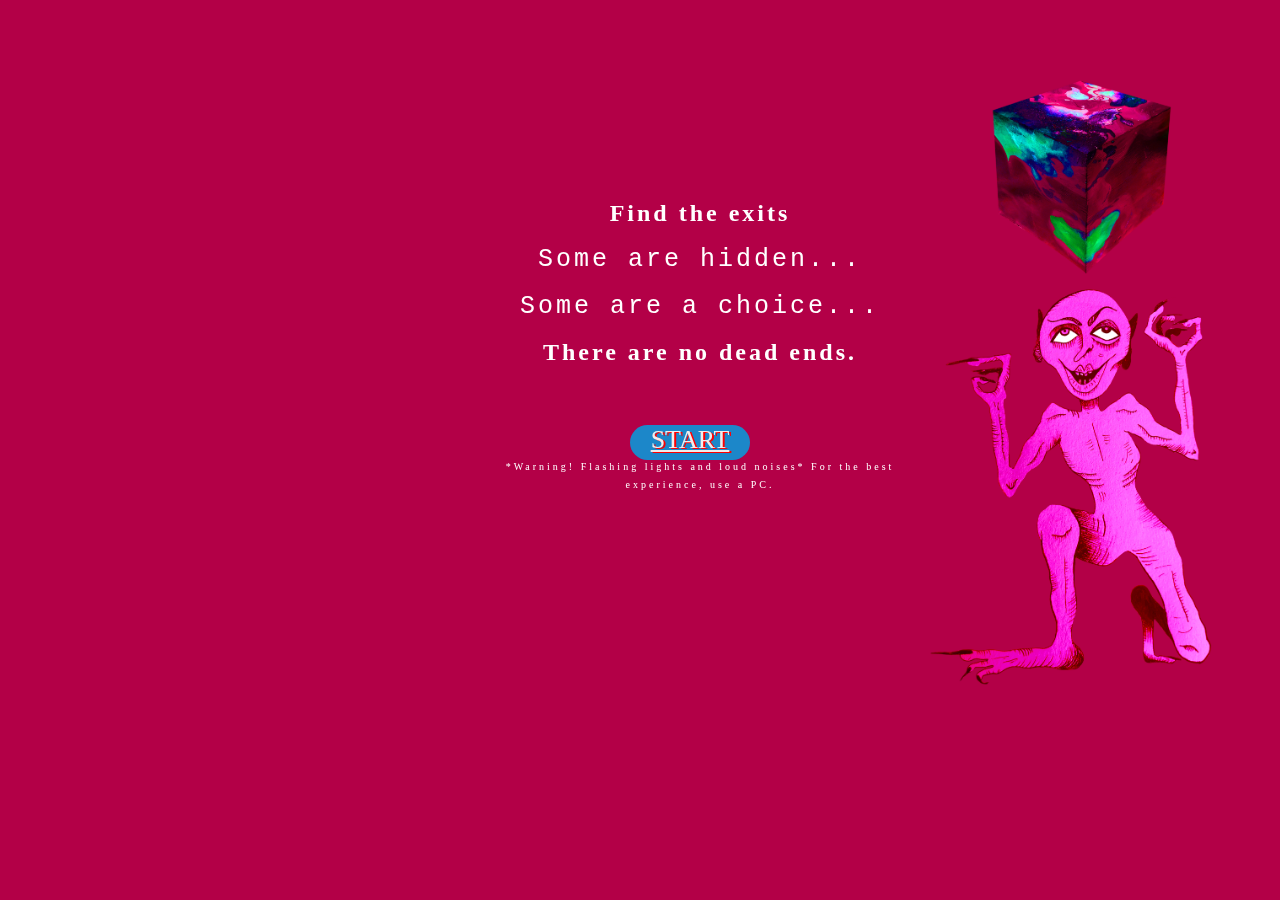
<file: index.html>
<!doctype html>
<html>
<head>
<meta charset="UTF-8">
<title>index</title>
<style>
body {
  background-color: #b30047;
}

	div {
	Position: fixed;
	 top: 200px; 
	left: 500px;
	width: 400px;
	text-align: center;
		
	}
	

b {
  text-indent: 50px;
  font-family: "Lucida Console", monaco;	
  letter-spacing: 3px;
color: white;
	font-size: 24px;  
}
	
p1{
  text-indent: 50px;
  font-family: "Lucida Console", "Courier New", monospace;	
  letter-spacing: 3px;
color: white;
	font-size: 18px; 
top: 400px;
font-size: 25px;
}

p2 {
  text-indent: 50px;
  font-family: "Lucida Console", "Courier New", monospace;	
  letter-spacing: 3px;
color: white;
  color: white;
	font-size: 25px; }
	
p7 {
  text-indent: 50px;
  font-family: "Lucida Console", monaco;
  letter-spacing: 3px;
color: white;
  color: white;
	font-size: 10px; }


}
	p3 {
		text-indent: 50px;
  font-family: "Lucida Console", "Courier New", monospace;	
  letter-spacing: 3px;
color: white;
  color: white;
	font-size: 20px;
	}

	#start {
		background-color: #1c87c9;
        -webkit-border-radius: 60px;
        border-radius: 60px;
        border: none;
        color: #eeeeee;
		text-shadow: 2px 1px #ff0000;
        cursor: pointer;
        display: inline-block;
        font-family: Arial Rounded MT Bold;
		 animation: glowing 1300ms infinite;
		top: 425px; left: 630px; position: fixed; width: 120px; height: 35px; font-size: 26px;
		text-align: center;
		
	}
	
	#logo {
		width: 350px; top: 50px; position: fixed; left: 910px;
	}
@keyframes glowing {
        0% {
          background-color: #00e600;
          box-shadow: 0 0 5px #00e600;
        }
        50% {
          background-color: #49e819;
          box-shadow: 0 0 20px #49e819;
        }
        100% {
          background-color: #00e600;
;=
          box-shadow: 0 0 5px #00e600;

        }
      }
	
</style>	

</head>

<body>
	
<audio src="intro.mp3" type="audio/mpeg" autoplay="true" loop="true" > 
	</audio> 

<div>
<b>Find the exits</b>
<br>
<br>	
<p1> Some are hidden...</p1>
<br>
<br>
<p2> Some are a choice...</p2>
<br>
<br>
<b> There are no dead ends.</b>
<br>
<br>
<br>
<br>
<br>
<br>
<p7> *Warning! Flashing lights and loud noises*
	For the best experience, use a PC.</p7>
</div>
	
<a class="button" href="#"></a>
<a id="start" href="where am i.html">START</a> 

<img src="final logo (abi).png" id="logo" alt=""/>
</body>
</html>
</file>
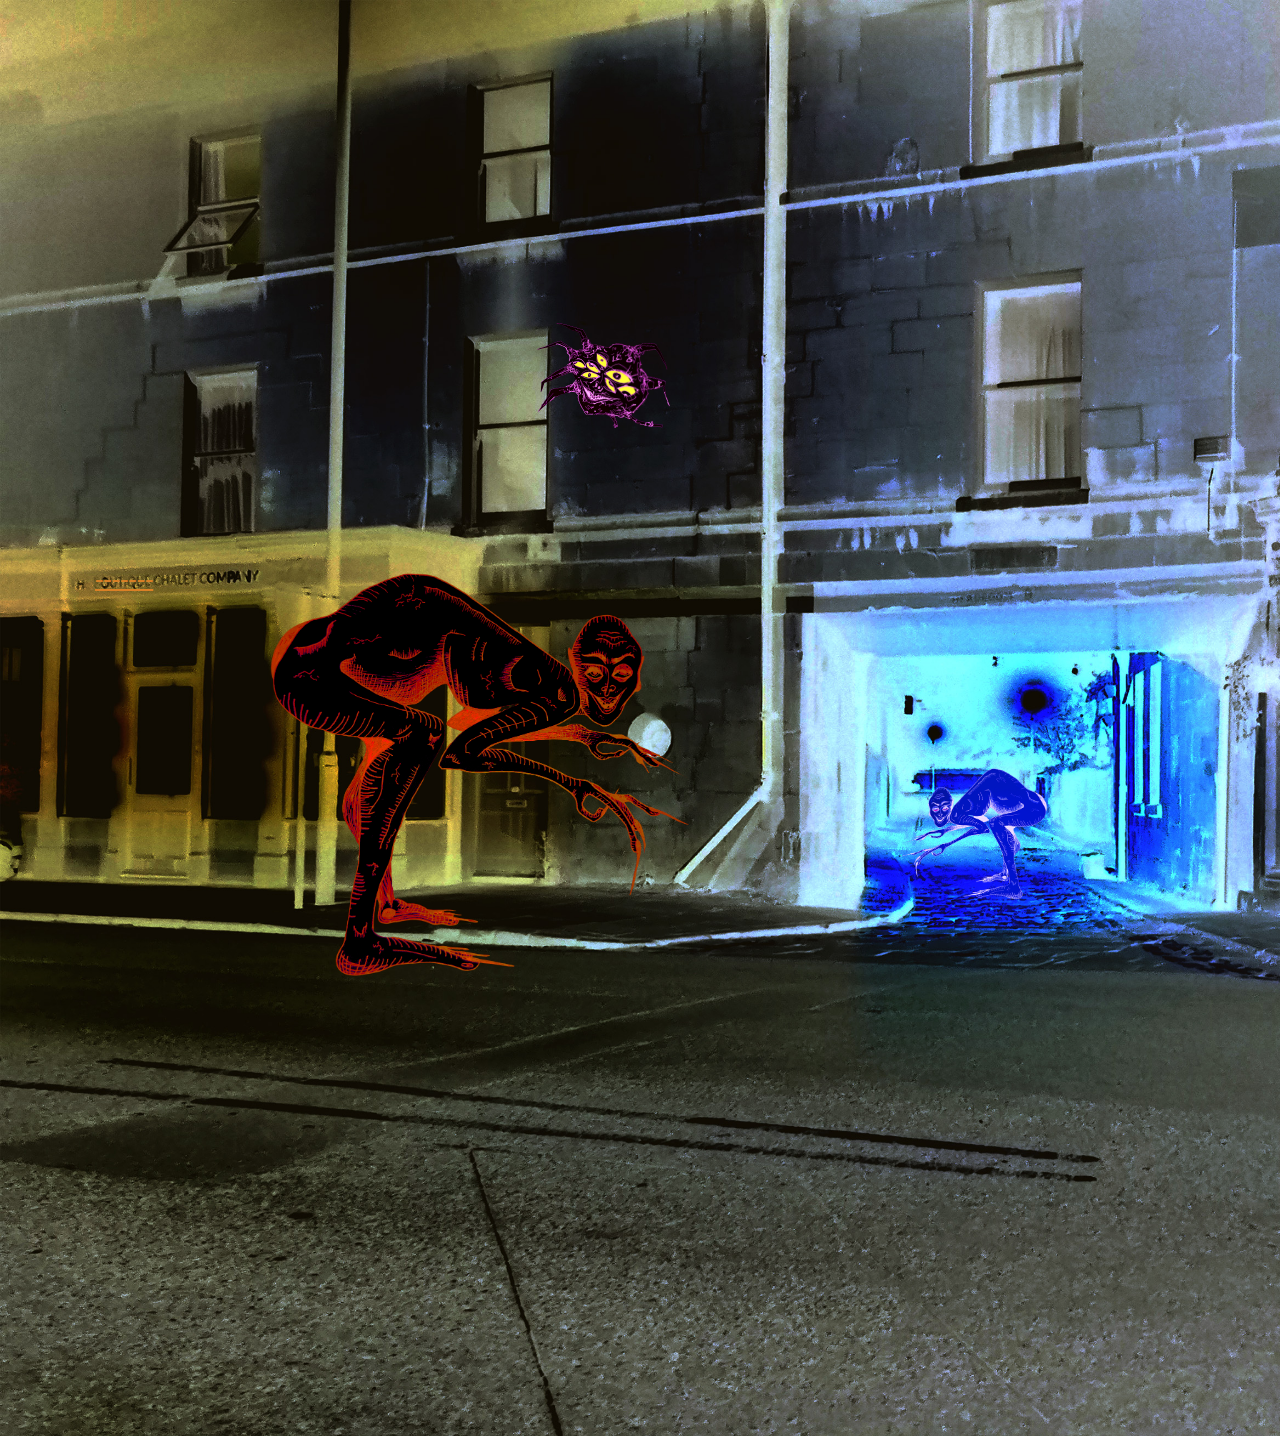
<file: city1.html>
<!doctype html>
<html>
<head>
<meta charset="UTF-8">
<title>city</title>
<style>
	#background {
		position: absolute; top: 0; left: 0; width: 2000px; 
	}
	#monster1{
		position: absolute; top: 515px; left: 250px; width: 450px;
	}
	#blue { 
		position: absolute; top: 755px; left: 900px; width: 160px;
	}
	#white {
		position: absolute; top: 150px; left: 1650px; width: 300px;
	}
	
	#logo {
		position: absolute; top: 600px; left: 1350px; width: 400px;
	}
	#gif {
		position: absolute; top: 555px; left: 1395px; width: 300px;
	}
	#purple {
		position: absolute; top: 300px; left: 505px; width: 200px; 
	}
	#exit {
		position: absolute; top: 565px; left: 95px; width: 300px; font-size: 25px;  font-family: Monospace:Lucida Console;
 color: #d98026; 
	}
	</style>
</head>

<body>
<img id="background" src="bath.jpg"  alt=""/>

<a id="exit" href="endcard.html">-------</a>
	
<img id="gif" src="cubehee1.gif" alt=""/>
	

<input type="image" onClick="playAudio1()" id="purple" src="monster.png" alt="your browser does not support this image"/> 
<input type="image" onClick="playAudio2()" id="monster1" src="monster45.png" alt="your browser does not support this image"/>
<input type="image" onClick="playAudio3()" id="logo" src="blueee.png" alt="your browser does not support this image"/>
<input type="image" onClick="playAudio4()" id="blue" src="blugu.png" alt="your browser does not support this image"/>
<input type="image" onClick="playAudio5()" id="white" src="gooo1.png" alt="your browser does not support this image"/>
	
	<audio id="sound1">
  <source src="carona.mp3" type="audio/mpeg">
</audio>

	<audio id="sound2"> 
	<source src="sneeze.mp3" type="audio/mpeg">
	</audio>

	<audio id="sound3">
  <source src="emptyreverse.mp3" type="audio/mpeg">
</audio>

<audio id="sound4">
  <source src="where.mp3" type="audio/mpeg">
</audio>

<audio id="sound5">
  <source src="es.mp3" type="audio/mpeg">
</audio>
	


<script>
var x = document.getElementById("sound1"); 
	
var y = document.getElementById("sound2");

var z = document.getElementById("sound3");	

var a = document.getElementById("sound4");

var b = document.getElementById("sound5");

function playAudio1() { 
  x.play(); 
}

function playAudio2() { 
  y.play(); 
}

function playAudio3() { 
  z.play(); 
}

	function playAudio4() { 
  a.play(); 
}

	function playAudio5() { 
  b.play(); 
}
</script> 

</body>
</html>
</file>
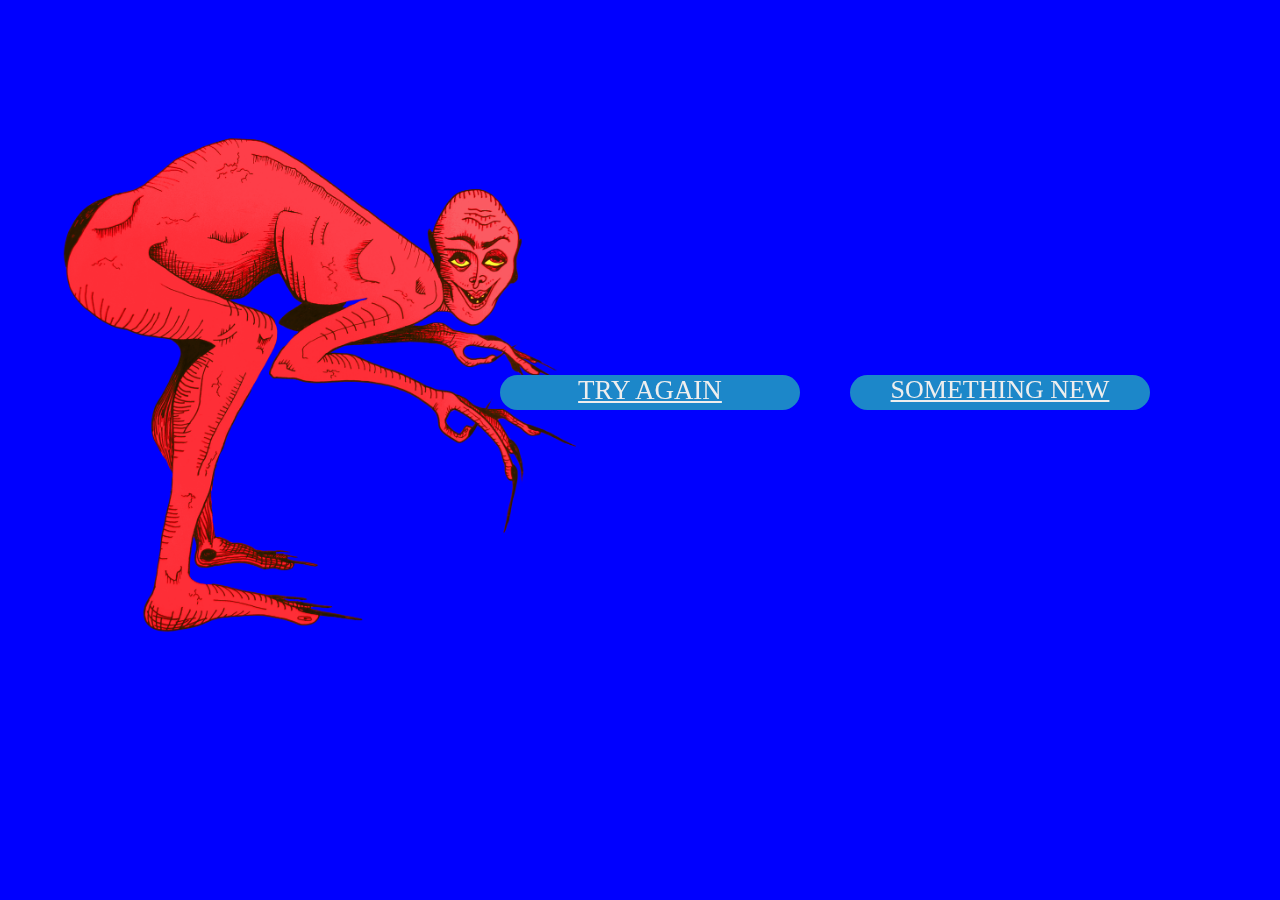
<file: endcard.html>
<!doctype html>
<html>
<head>
<meta charset="UTF-8">
<title>end</title>
	
<style> 
	
	#weird {
		position: absolute; top: -22px; left: -10px; width: 600px;
	}
	
	#tryagain {
		 background-color: #1c87c9;
        -webkit-border-radius: 60px;
        border-radius: 60px;
        border: none;
        color: #eeeeee;
        cursor: pointer;
        display: inline-block;
        font-family: Arial Rounded MT Bold;
		 animation: glowing 1300ms infinite; top: 375px; left: 500px; position: fixed; width: 300px; height: 35px; font-size: 27px; text-align: center;
	}
	#home {
		 background-color: #1c87c9;
        -webkit-border-radius: 60px;
        border-radius: 60px;
        border: none;
        color: #eeeeee;
        cursor: pointer;
        display: inline-block;
        font-family: Arial Rounded MT Bold;
		 animation: glowing 1300ms infinite;
		top: 375px; left: 850px; position: fixed; width: 300px; height: 35px; font-size: 26px;
		align: right;
		text-align: center;
	}
	
	
	@keyframes glowing {
        0% {
          background-color: #00e600;
          box-shadow: 0 0 5px #00e600;
        }
        50% {
          background-color: #49e819;
          box-shadow: 0 0 20px #49e819;
        }
        100% {
          background-color: #00e600;
;=
          box-shadow: 0 0 5px #00e600;

        }
      }
      .button {
		  animation: glowing 1300ms infinite; }

	
	</style>
</head>

<body style="background-color:#0000ff"> 
<audio src="end credits1.mp3" type="audio/mpeg" autoplay="true" loop="true" > 
	</audio> 
<img id="weird" src="wooo.png"  alt=""/>
	
<a class="button" href="#"></a>
<a id="home" href="https://wifijess.github.io/HomePage.html">SOMETHING NEW</a> 
<a id="tryagain" href="where am i.html">TRY AGAIN</a> 


</body>
</html>
</file>
